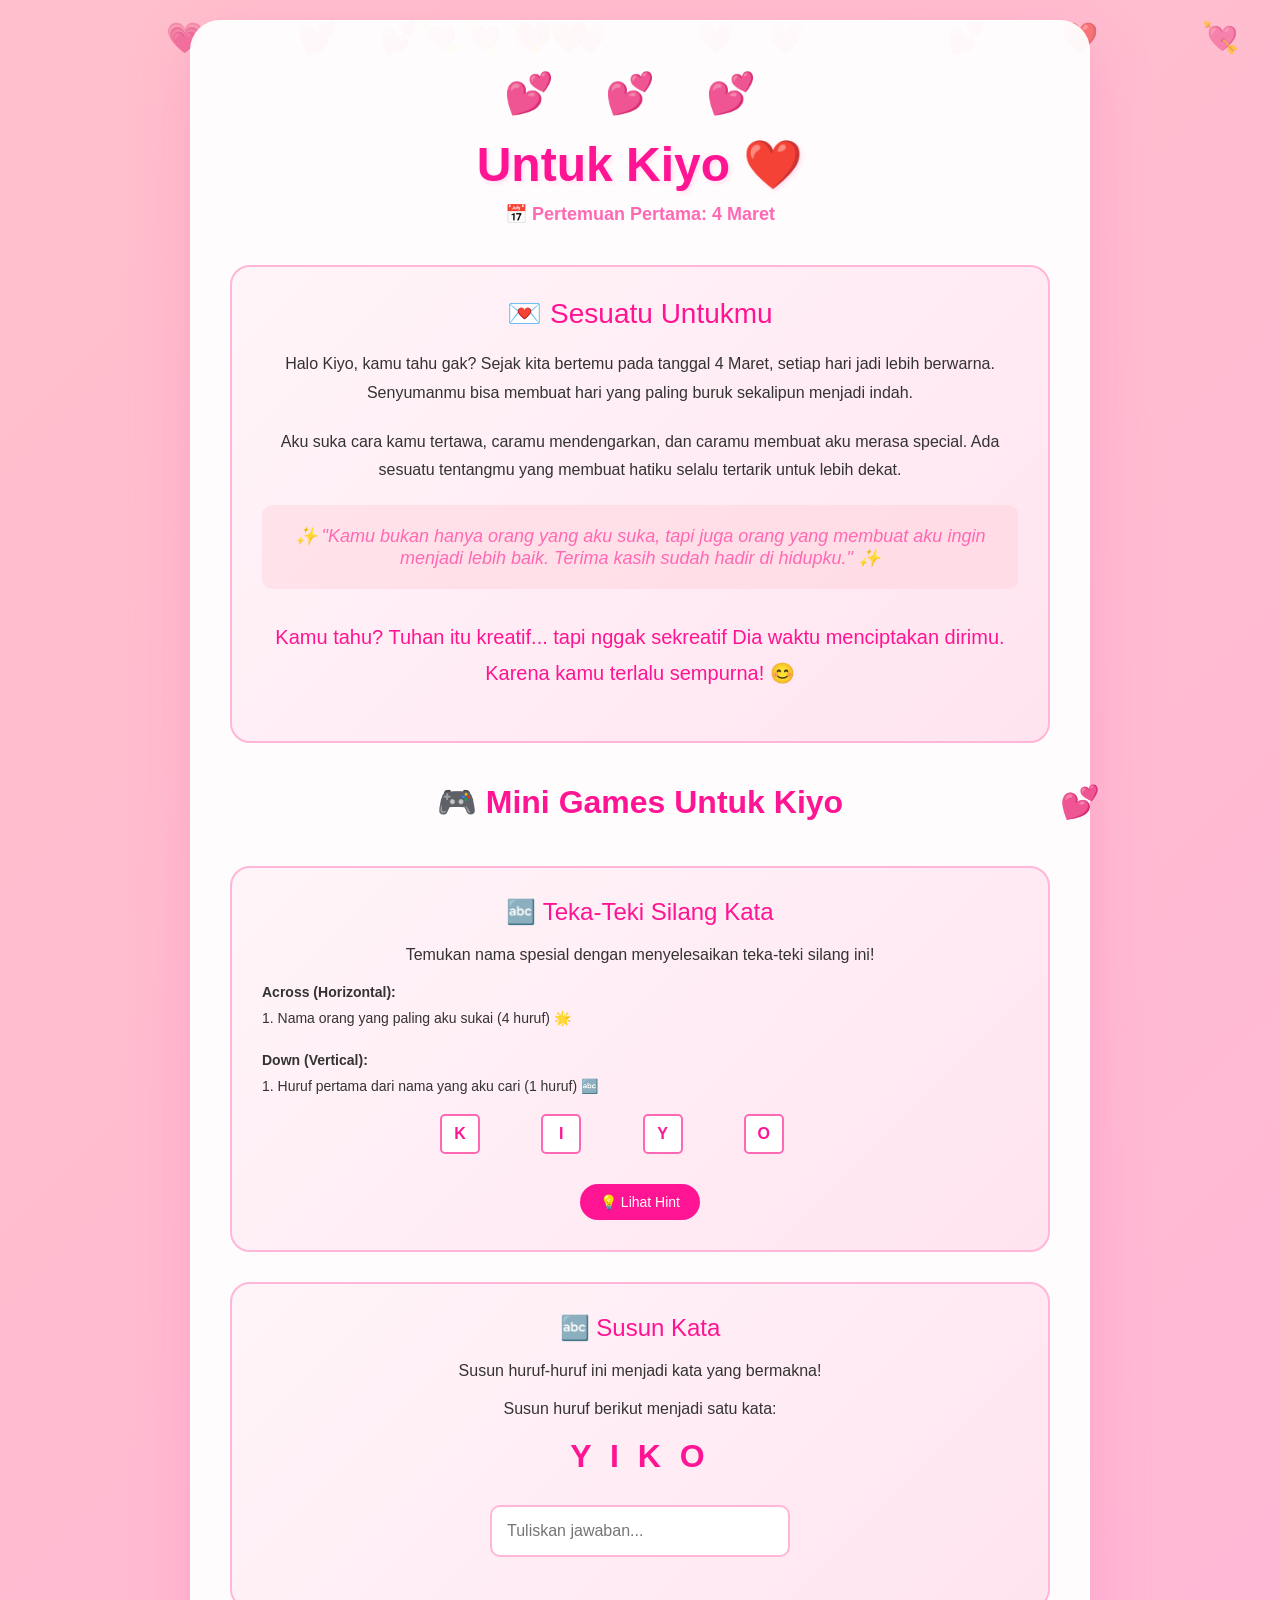
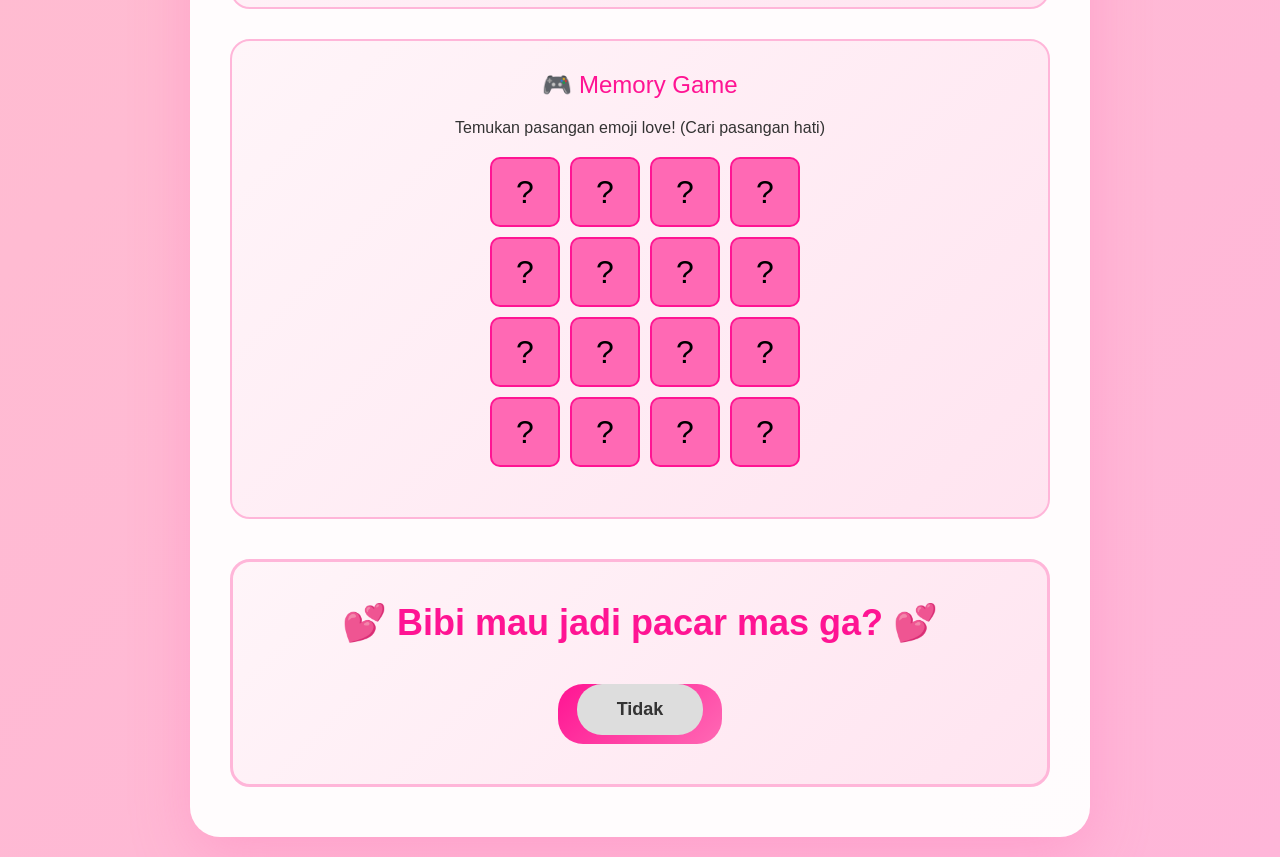
<file: kiyo.html>
<!DOCTYPE html>
<html lang="id">
<head>
    <meta charset="UTF-8">
    <meta name="viewport" content="width=device-width, initial-scale=1.0">
    <title>💕 Untuk Kiyo 💕</title>
    <style>
        * {
            margin: 0;
            padding: 0;
            box-sizing: border-box;
        }

        body {
            font-family: 'Arial', sans-serif;
            background: linear-gradient(135deg, #ffc0cb 0%, #ffb6d9 100%);
            min-height: 100vh;
            display: flex;
            flex-direction: column;
            align-items: center;
            padding: 20px;
            overflow-x: hidden;
        }

        /* Floating hearts background */
        .heart {
            position: fixed;
            pointer-events: none;
            font-size: 30px;
            opacity: 0.6;
            animation: float 6s infinite ease-in;
        }

        @keyframes float {
            0% {
                transform: translateY(100vh) rotate(0deg);
                opacity: 0.6;
            }
            100% {
                transform: translateY(-100vh) rotate(360deg);
                opacity: 0;
            }
        }

        /* Main container */
        .container {
            max-width: 900px;
            width: 100%;
            background: rgba(255, 255, 255, 0.95);
            border-radius: 30px;
            padding: 50px 40px;
            box-shadow: 0 20px 60px rgba(255, 105, 180, 0.3);
            position: relative;
            z-index: 10;
        }

        /* Header decorations */
        .header {
            text-align: center;
            margin-bottom: 40px;
            position: relative;
        }

        .decorative-hearts {
            font-size: 40px;
            letter-spacing: 20px;
            margin-bottom: 20px;
            animation: bounce 2s infinite;
        }

        @keyframes bounce {
            0%, 100% { transform: translateY(0); }
            50% { transform: translateY(-10px); }
        }

        h1 {
            color: #ff1493;
            font-size: 48px;
            margin-bottom: 10px;
            text-shadow: 2px 2px 4px rgba(255, 105, 180, 0.2);
        }

        .meeting-date {
            color: #ff69b4;
            font-size: 18px;
            font-weight: bold;
            margin-bottom: 30px;
        }

        /* Message section */
        .message-section {
            background: linear-gradient(135deg, #fff5f9 0%, #ffe4f0 100%);
            padding: 30px;
            border-radius: 20px;
            margin-bottom: 40px;
            border: 2px solid #ffb6d9;
        }

        .message-title {
            color: #ff1493;
            font-size: 28px;
            margin-bottom: 20px;
            text-align: center;
        }

        .message-text {
            color: #333;
            font-size: 16px;
            line-height: 1.8;
            text-align: center;
            margin-bottom: 20px;
        }

        .romantic-quote {
            color: #ff69b4;
            font-style: italic;
            font-size: 18px;
            text-align: center;
            padding: 20px;
            background: rgba(255, 192, 203, 0.3);
            border-radius: 10px;
            margin-top: 20px;
        }

        /* Games section */
        .games-section {
            margin-bottom: 40px;
        }

        .section-title {
            color: #ff1493;
            font-size: 32px;
            text-align: center;
            margin-bottom: 30px;
            position: relative;
            padding-bottom: 15px;
        }

        .section-title::after {
            content: '💕';
            position: absolute;
            right: -50px;
            animation: pulse 1s infinite;
        }

        @keyframes pulse {
            0%, 100% { transform: scale(1); }
            50% { transform: scale(1.3); }
        }

        /* Crossword Game */
        .game-container {
            background: linear-gradient(135deg, #fff5f9 0%, #ffe4f0 100%);
            padding: 30px;
            border-radius: 20px;
            margin-bottom: 30px;
            border: 2px solid #ffb6d9;
        }

        .game-title {
            color: #ff1493;
            font-size: 24px;
            margin-bottom: 20px;
            text-align: center;
        }

        .crossword {
            display: grid;
            grid-template-columns: repeat(auto-fit, minmax(40px, 1fr));
            gap: 5px;
            margin-bottom: 20px;
            justify-content: center;
            max-width: 400px;
            margin-left: auto;
            margin-right: auto;
        }

        .crossword-cell {
            width: 40px;
            height: 40px;
            border: 2px solid #ff69b4;
            text-align: center;
            display: flex;
            align-items: center;
            justify-content: center;
            font-weight: bold;
            color: #ff1493;
            background: white;
            border-radius: 5px;
        }

        .crossword-cell.empty {
            background: #333;
            border: none;
        }

        .crossword-clue {
            color: #333;
            font-size: 14px;
            margin: 10px 0;
            text-align: left;
        }

        .hint-button {
            background: #ff1493;
            color: white;
            border: none;
            padding: 10px 20px;
            border-radius: 20px;
            cursor: pointer;
            font-size: 14px;
            margin-top: 10px;
            transition: all 0.3s;
        }

        .hint-button:hover {
            background: #ff69b4;
            transform: scale(1.05);
        }

        /* Word Game */
        .word-game {
            text-align: center;
        }

        .scrambled-word {
            font-size: 32px;
            color: #ff1493;
            letter-spacing: 5px;
            margin: 20px 0;
            font-weight: bold;
        }

        .word-input {
            padding: 15px;
            font-size: 16px;
            border: 2px solid #ffb6d9;
            border-radius: 10px;
            width: 100%;
            max-width: 300px;
            margin: 10px 0;
        }

        .word-input:focus {
            outline: none;
            border-color: #ff1493;
            box-shadow: 0 0 10px rgba(255, 20, 147, 0.3);
        }

        /* Memory Game */
        .memory-grid {
            display: grid;
            grid-template-columns: repeat(4, 1fr);
            gap: 10px;
            margin: 20px 0;
            max-width: 300px;
            margin-left: auto;
            margin-right: auto;
        }

        .memory-card {
            width: 70px;
            height: 70px;
            background: #ff69b4;
            border: 2px solid #ff1493;
            border-radius: 10px;
            cursor: pointer;
            display: flex;
            align-items: center;
            justify-content: center;
            font-size: 32px;
            transition: all 0.3s;
            user-select: none;
        }

        .memory-card:hover {
            transform: scale(1.05);
        }

        .memory-card.flipped {
            background: white;
        }

        /* Question Section */
        .question-section {
            background: linear-gradient(135deg, #fff5f9 0%, #ffe4f0 100%);
            padding: 40px 30px;
            border-radius: 20px;
            border: 3px solid #ffb6d9;
            text-align: center;
            margin-top: 40px;
        }

        .big-question {
            color: #ff1493;
            font-size: 36px;
            margin-bottom: 40px;
            font-weight: bold;
        }

        .button-container {
            display: flex;
            justify-content: center;
            gap: 30px;
            margin-top: 30px;
            position: relative;
            height: 60px;
        }

        .yes-btn, .no-btn {
            padding: 15px 40px;
            font-size: 18px;
            font-weight: bold;
            border: none;
            border-radius: 25px;
            cursor: pointer;
            transition: all 0.3s;
            position: relative;
        }

        .yes-btn {
            background: linear-gradient(135deg, #ff1493 0%, #ff69b4 100%);
            color: white;
        }

        .yes-btn:hover {
            transform: scale(1.1);
            box-shadow: 0 10px 30px rgba(255, 20, 147, 0.4);
        }

        .yes-btn:active {
            transform: scale(0.95);
        }

        .no-btn {
            background: #ddd;
            color: #333;
            position: absolute;
        }

        .no-btn:hover {
            background: #ddd;
        }

        /* Success message */
        .success-message {
            display: none;
            position: fixed;
            top: 50%;
            left: 50%;
            transform: translate(-50%, -50%);
            background: white;
            padding: 40px;
            border-radius: 20px;
            box-shadow: 0 20px 60px rgba(0, 0, 0, 0.3);
            z-index: 1000;
            text-align: center;
            animation: popUp 0.5s ease;
        }

        @keyframes popUp {
            0% {
                transform: translate(-50%, -50%) scale(0);
            }
            100% {
                transform: translate(-50%, -50%) scale(1);
            }
        }

        .success-message h2 {
            color: #ff1493;
            font-size: 36px;
            margin-bottom: 20px;
        }

        .success-message p {
            color: #333;
            font-size: 18px;
            margin-bottom: 30px;
        }

        .hearts-burst {
            font-size: 50px;
            animation: burst 1s ease;
        }

        @keyframes burst {
            0% {
                opacity: 1;
                transform: scale(1) translateY(0);
            }
            100% {
                opacity: 0;
                transform: scale(2) translateY(-50px);
            }
        }

        /* Responsive */
        @media (max-width: 600px) {
            h1 {
                font-size: 36px;
            }

            .container {
                padding: 30px 20px;
            }

            .crossword {
                grid-template-columns: repeat(5, minmax(30px, 1fr));
            }

            .crossword-cell {
                width: 30px;
                height: 30px;
                font-size: 12px;
            }

            .big-question {
                font-size: 24px;
            }

            .button-container {
                gap: 20px;
            }
        }

        /* Overlay for confetti effect */
        .overlay {
            display: none;
            position: fixed;
            top: 0;
            left: 0;
            width: 100%;
            height: 100%;
            background: rgba(255, 105, 180, 0.1);
            z-index: 999;
        }
    </style>
</head>
<body>
    <!-- Floating hearts background -->
    <div id="hearts-container"></div>

    <div class="container">
        <div class="header">
            <div class="decorative-hearts">💕 💕 💕</div>
            <h1>Untuk Kiyo ❤️</h1>
            <div class="meeting-date">
                📅 Pertemuan Pertama: 4 Maret
            </div>
        </div>

        <!-- Message Section -->
        <div class="message-section">
            <div class="message-title">💌 Sesuatu Untukmu</div>
            <div class="message-text">
                Halo Kiyo, kamu tahu gak? Sejak kita bertemu pada tanggal 4 Maret, 
                setiap hari jadi lebih berwarna. Senyumanmu bisa membuat hari yang 
                paling buruk sekalipun menjadi indah.
            </div>
            <div class="message-text">
                Aku suka cara kamu tertawa, caramu mendengarkan, dan caramu membuat 
                aku merasa special. Ada sesuatu tentangmu yang membuat hatiku selalu 
                tertarik untuk lebih dekat.
            </div>
            <div class="romantic-quote">
                ✨ "Kamu bukan hanya orang yang aku suka, tapi juga orang yang membuat 
                aku ingin menjadi lebih baik. Terima kasih sudah hadir di hidupku." ✨
            </div>
            <div class="message-text" style="margin-top: 30px; font-size: 20px; color: #ff1493;">
                Kamu tahu? Tuhan itu kreatif... tapi nggak sekreatif Dia waktu 
                menciptakan dirimu. Karena kamu terlalu sempurna! 😊
            </div>
        </div>

        <!-- Games Section -->
        <h2 class="section-title">🎮 Mini Games Untuk Kiyo</h2>

        <!-- Game 1: Crossword -->
        <div class="game-container">
            <div class="game-title">🔤 Teka-Teki Silang Kata</div>
            <p style="text-align: center; color: #333; margin-bottom: 20px;">
                Temukan nama spesial dengan menyelesaikan teka-teki silang ini!
            </p>
            
            <div style="margin-bottom: 20px;">
                <div class="crossword-clue"><strong>Across (Horizontal):</strong></div>
                <div class="crossword-clue">1. Nama orang yang paling aku sukai (4 huruf) 🌟</div>
                <div class="crossword-clue"><br><strong>Down (Vertical):</strong></div>
                <div class="crossword-clue">1. Huruf pertama dari nama yang aku cari (1 huruf) 🔤</div>
            </div>

            <div class="crossword">
                <div class="crossword-cell" id="cell1">K</div>
                <div class="crossword-cell" id="cell2">I</div>
                <div class="crossword-cell" id="cell3">Y</div>
                <div class="crossword-cell" id="cell4">O</div>
            </div>

            <div style="text-align: center;">
                <button class="hint-button" onclick="showCrosswordHint()">
                    💡 Lihat Hint
                </button>
                <p id="crossword-hint" style="color: #ff69b4; margin-top: 10px; display: none;">
                    Nama ini adalah nama orang paling istimewa di hidupku! 🌸
                </p>
            </div>
        </div>

        <!-- Game 2: Unscramble Word -->
        <div class="game-container">
            <div class="game-title">🔤 Susun Kata</div>
            <p style="text-align: center; color: #333; margin-bottom: 20px;">
                Susun huruf-huruf ini menjadi kata yang bermakna!
            </p>
            <div class="word-game">
                <p style="color: #333; margin-bottom: 15px;">Susun huruf berikut menjadi satu kata:</p>
                <div class="scrambled-word">Y I K O</div>
                <input type="text" class="word-input" id="word-answer" placeholder="Tuliskan jawaban..." onkeyup="checkWord()">
                <p id="word-result" style="color: #ff1493; font-weight: bold; margin-top: 10px;"></p>
            </div>
        </div>

        <!-- Game 3: Love Memory Game -->
        <div class="game-container">
            <div class="game-title">🎮 Memory Game</div>
            <p style="text-align: center; color: #333; margin-bottom: 20px;">
                Temukan pasangan emoji love! (Cari pasangan hati)
            </p>
            <div class="memory-grid" id="memory-grid"></div>
            <p id="memory-result" style="text-align: center; color: #ff1493; font-weight: bold; margin-top: 15px;"></p>
        </div>

        <!-- Final Question Section -->
        <div class="question-section">
            <div class="big-question">
                💕 Bibi mau jadi pacar mas ga? 💕
            </div>
            
            <div class="button-container">
                <button class="yes-btn" onclick="yesClicked()">
                    ✨ YA! ✨
                </button>
                <button class="no-btn" id="no-btn" onmouseenter="moveNoButton()">
                    Tidak
                </button>
            </div>
        </div>
    </div>

    <!-- Success Message -->
    <div class="success-message" id="success-message">
        <h2>🎉 YAAAAAY! 🎉</h2>
        <p>Aku sangat senang dengarannya!</p>
        <p style="font-size: 24px;">💕 Terima kasih sudah menjadi bagian dari hidupku! 💕</p>
        <div class="hearts-burst" style="font-size: 60px;">
            💕 💕 💕 💕 💕
        </div>
    </div>

    <div class="overlay" id="overlay"></div>

    <script>
        // Create floating hearts
        function createFloatingHearts() {
            const container = document.getElementById('hearts-container');
            const hearts = ['❤️', '💕', '💖', '💗', '💘'];
            
            for (let i = 0; i < 15; i++) {
                const heart = document.createElement('div');
                heart.className = 'heart';
                heart.textContent = hearts[Math.floor(Math.random() * hearts.length)];
                heart.style.left = Math.random() * window.innerWidth + 'px';
                heart.style.animationDelay = Math.random() * 6 + 's';
                container.appendChild(heart);
            }
        }

        // Crossword hint
        function showCrosswordHint() {
            const hint = document.getElementById('crossword-hint');
            hint.style.display = 'block';
        }

        // Word check
        function checkWord() {
            const input = document.getElementById('word-answer').value.toLowerCase().trim();
            const result = document.getElementById('word-result');
            
            if (input === 'kiyo') {
                result.textContent = '✅ Benar! Itu adalah nama yang paling aku sukai!';
                result.style.color = '#4caf50';
            } else if (input.length > 0) {
                result.textContent = '❌ Coba lagi!';
                result.style.color = '#f44336';
            } else {
                result.textContent = '';
            }
        }

        // Memory Game
        class MemoryGame {
            constructor() {
                this.cards = ['💕', '💕', '❤️', '❤️', '💖', '💖', '💗', '💗', '💘', '💘', '💞', '💞', '🎀', '🎀', '✨', '✨'];
                this.cards.sort(() => Math.random() - 0.5);
                this.flipped = [];
                this.matched = [];
                this.init();
            }

            init() {
                const grid = document.getElementById('memory-grid');
                grid.innerHTML = '';
                
                this.cards.forEach((card, index) => {
                    const element = document.createElement('div');
                    element.className = 'memory-card';
                    element.textContent = '?';
                    element.dataset.index = index;
                    element.dataset.card = card;
                    element.onclick = () => this.flipCard(element, index);
                    grid.appendChild(element);
                });
            }

            flipCard(element, index) {
                if (this.flipped.length < 2 && !element.classList.contains('flipped') && !this.matched.includes(index)) {
                    element.classList.add('flipped');
                    element.textContent = this.cards[index];
                    this.flipped.push(index);

                    if (this.flipped.length === 2) {
                        this.checkMatch();
                    }
                }
            }

            checkMatch() {
                const [first, second] = this.flipped;
                if (this.cards[first] === this.cards[second]) {
                    this.matched.push(first, second);
                    this.flipped = [];
                    
                    if (this.matched.length === this.cards.length) {
                        setTimeout(() => {
                            document.getElementById('memory-result').textContent = 
                                '✅ Selamat! Kamu berhasil menyelesaikan permainan memory!';
                        }, 300);
                    }
                } else {
                    setTimeout(() => {
                        document.querySelectorAll('.memory-card').forEach(card => {
                            if (!this.matched.includes(parseInt(card.dataset.index))) {
                                card.classList.remove('flipped');
                                card.textContent = '?';
                            }
                        });
                        this.flipped = [];
                    }, 1000);
                }
            }
        }

        let game = new MemoryGame();

        // No button escape
        function moveNoButton() {
            const noBtn = document.getElementById('no-btn');
            const randomX = Math.random() * 200 - 100;
            const randomY = Math.random() * 200 - 100;
            
            noBtn.style.transform = `translate(${randomX}px, ${randomY}px)`;
        }

        // Yes button clicked
        function yesClicked() {
            const successMsg = document.getElementById('success-message');
            const overlay = document.getElementById('overlay');
            
            successMsg.style.display = 'block';
            overlay.style.display = 'block';
            
            // Create burst of hearts
            createHeartBurst();
        }

        function createHeartBurst() {
            for (let i = 0; i < 30; i++) {
                const heart = document.createElement('div');
                heart.className = 'heart';
                heart.textContent = '💕';
                heart.style.left = Math.random() * window.innerWidth + 'px';
                heart.style.top = '50%';
                heart.style.fontSize = '40px';
                heart.style.animation = 'burst 1s ease forwards';
                heart.style.animationDelay = Math.random() * 0.5 + 's';
                document.body.appendChild(heart);
            }
        }

        // Initialize
        window.onload = () => {
            createFloatingHearts();
        };
    </script>
</body>
</html>
</file>
